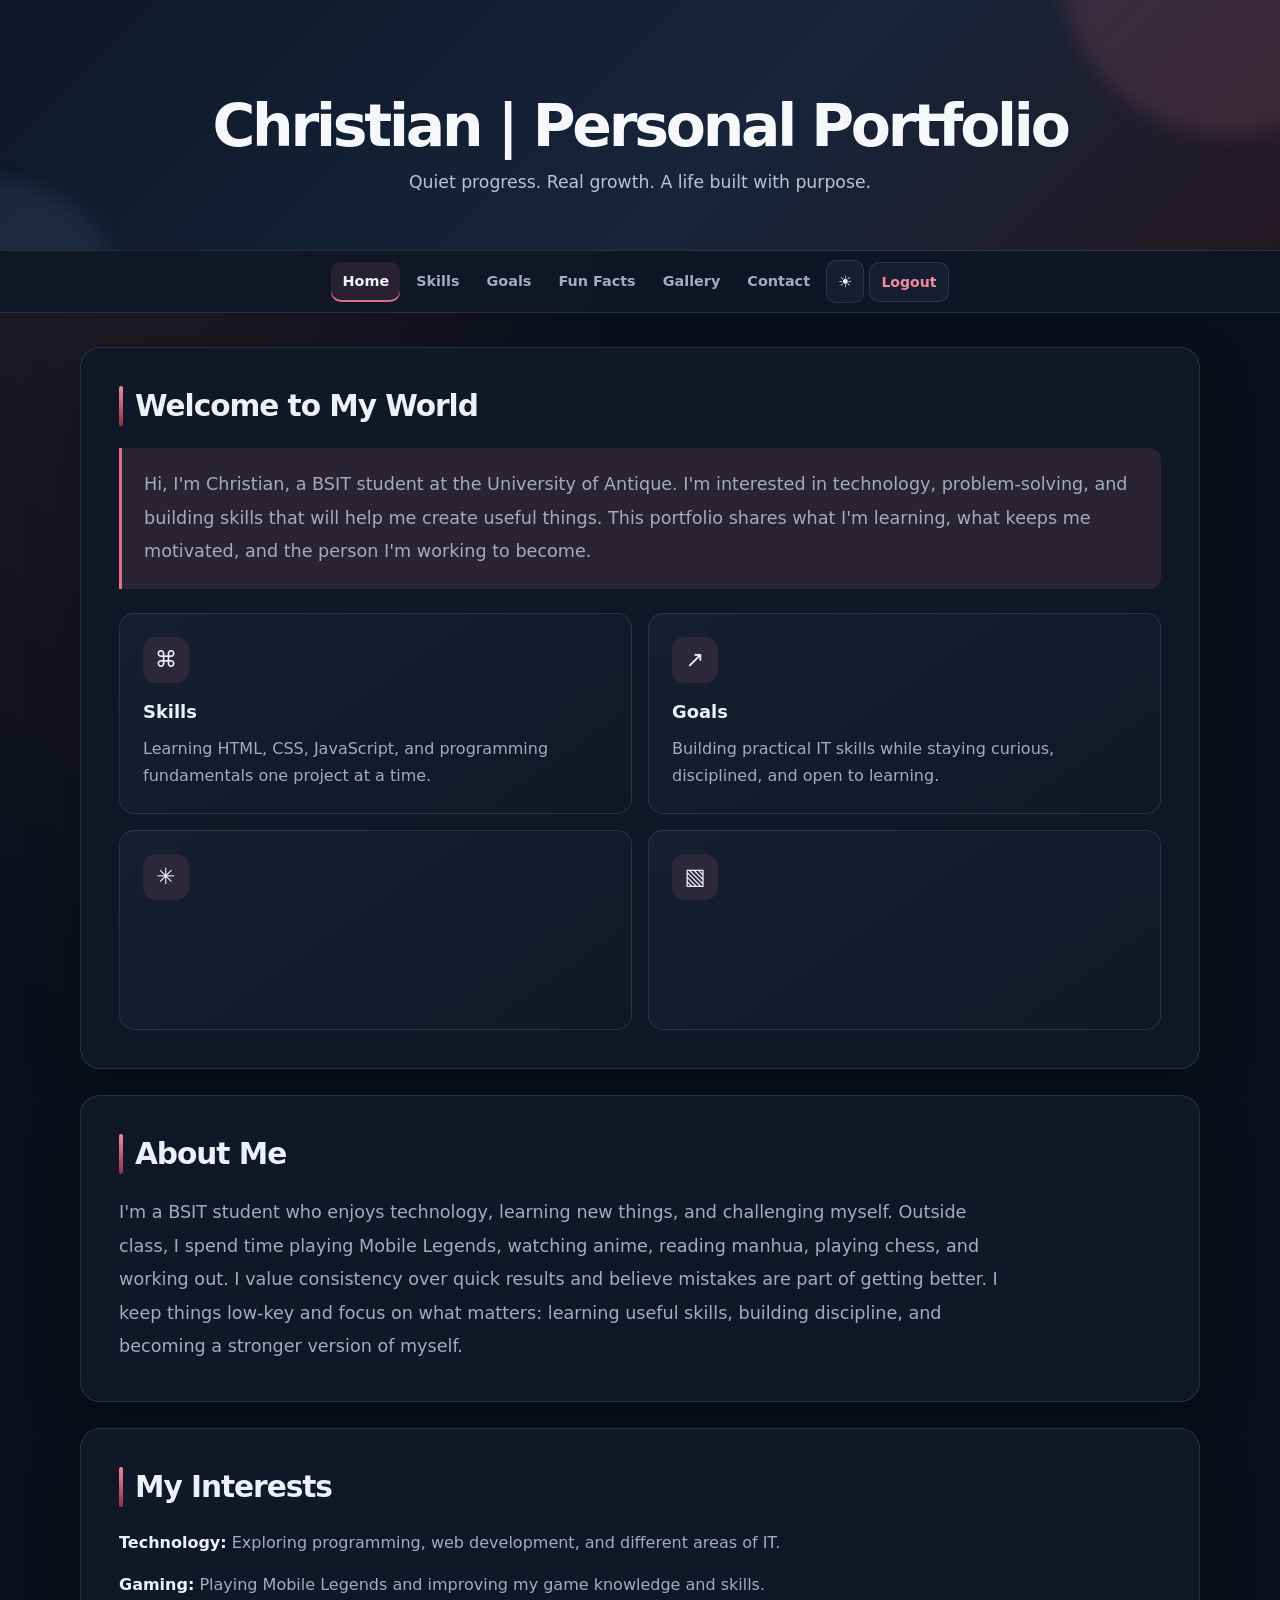
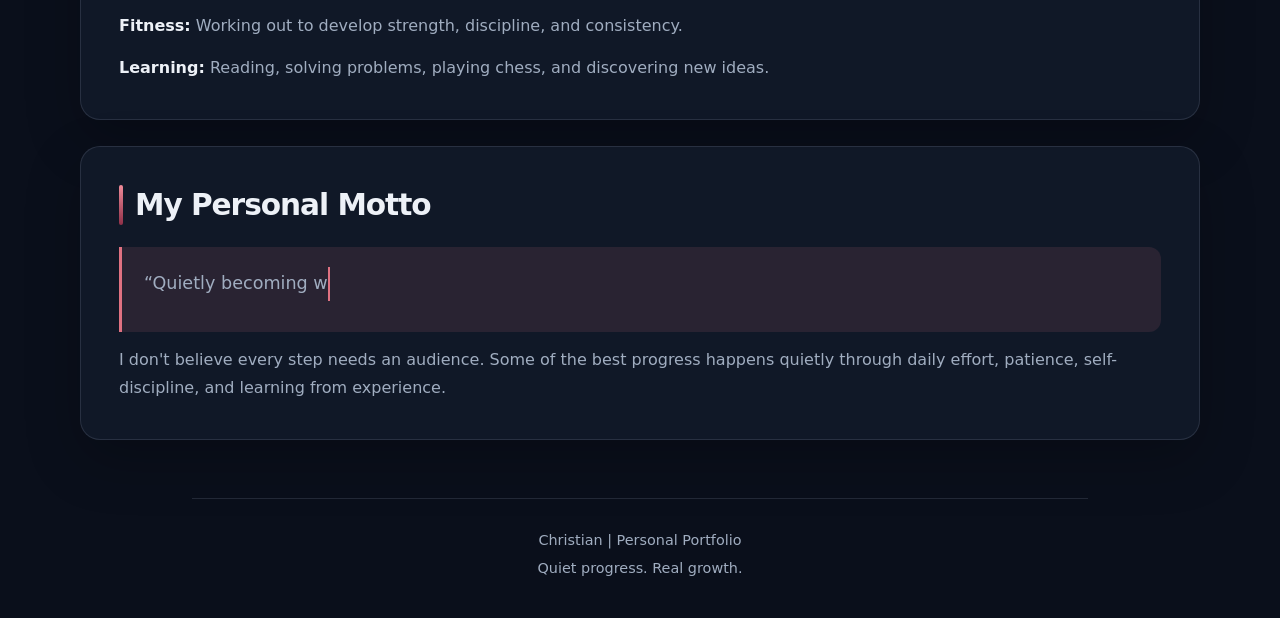
<file: index.html>
<!DOCTYPE html>
<html lang="en">
<head>
    <meta charset="UTF-8">
    <meta name="viewport" content="width=device-width, initial-scale=1.0">
    <meta name="description" content="Christian's personal portfolio: learning, interests, goals, and growth as a BSIT student.">
    <title>Home | Christian's Personal Portfolio</title>
    <link rel="stylesheet" href="style.css">
    <link rel="icon" href="favicon.ico" type="image/x-icon">
</head>
<body>
    <header>
        <h1>Christian | Personal Portfolio</h1>
        <p>Quiet progress. Real growth. A life built with purpose.</p>
    </header>

    <nav aria-label="Main navigation">
        <ul>
            <li><a href="index.html">Home</a></li>
            <li><a href="skills.html">Skills</a></li>
            <li><a href="goals.html">Goals</a></li>
            <li><a href="funfacts.html">Fun Facts</a></li>
            <li><a href="gallery.html">Gallery</a></li>
            <li><a href="contact.html">Contact</a></li>
            <li><button type="button" class="theme-toggle" id="themeToggle" onclick="toggleTheme()" title="Toggle theme">☀️</button></li>
            <li><button type="button" class="logout-btn" onclick="confirmLogout()">Logout</button></li>
        </ul>
    </nav>

    <main class="main-content">
        <section class="reveal">
            <h2 class="page-title">Welcome to My World</h2>
            <p class="welcome-text">
                Hi, I'm Christian, a BSIT student at the University of Antique.
                I'm interested in technology, problem-solving, and building skills
                that will help me create useful things. This portfolio shares what
                I'm learning, what keeps me motivated, and the person I'm working to become.
            </p>

            <div class="feature-cards">
                <a class="feature-card reveal" href="skills.html" style="text-decoration:none">
                    <div class="icon" aria-hidden="true">⌘</div>
                    <h3>Skills</h3>
                    <p>Learning HTML, CSS, JavaScript, and programming fundamentals one project at a time.</p>
                </a>
                <a class="feature-card reveal" href="goals.html" style="text-decoration:none">
                    <div class="icon" aria-hidden="true">↗</div>
                    <h3>Goals</h3>
                    <p>Building practical IT skills while staying curious, disciplined, and open to learning.</p>
                </a>
                <a class="feature-card reveal" href="funfacts.html" style="text-decoration:none">
                    <div class="icon" aria-hidden="true">✳</div>
                    <h3>Fun Facts</h3>
                    <p>Discover my interests in gaming, anime, chess, reading, and fitness.</p>
                </a>
                <a class="feature-card reveal" href="gallery.html" style="text-decoration:none">
                    <div class="icon" aria-hidden="true">▧</div>
                    <h3>Gallery</h3>
                    <p>A collection of memories, experiences, and moments worth keeping.</p>
                </a>
            </div>
        </section>

        <section class="reveal">
            <h2 class="page-title">About Me</h2>
            <p class="about-text">
                I'm a BSIT student who enjoys technology, learning new things,
                and challenging myself. Outside class, I spend time playing
                Mobile Legends, watching anime, reading manhua, playing chess,
                and working out. I value consistency over quick results and
                believe mistakes are part of getting better. I keep things low-key
                and focus on what matters: learning useful skills, building
                discipline, and becoming a stronger version of myself.
            </p>
        </section>

        <section class="reveal">
            <h2 class="page-title">My Interests</h2>
            <p><strong>Technology:</strong> Exploring programming, web development, and different areas of IT.</p>
            <p><strong>Gaming:</strong> Playing Mobile Legends and improving my game knowledge and skills.</p>
            <p><strong>Fitness:</strong> Working out to develop strength, discipline, and consistency.</p>
            <p><strong>Learning:</strong> Reading, solving problems, playing chess, and discovering new ideas.</p>
        </section>

        <section class="reveal">
            <h2 class="page-title">My Personal Motto</h2>
            <p class="welcome-text">
                <span class="typing-text">“Quietly becoming who I'm meant to be.”</span>
            </p>
            <p>
                I don't believe every step needs an audience. Some of the best
                progress happens quietly through daily effort, patience,
                self-discipline, and learning from experience.
            </p>
        </section>
    </main>

    <div class="footer-divider"></div>
    <footer>
        <p>Christian | Personal Portfolio</p>
        <p>Quiet progress. Real growth.</p>
    </footer>

    <script src="script.js"></script>
</body>
</html>
</file>
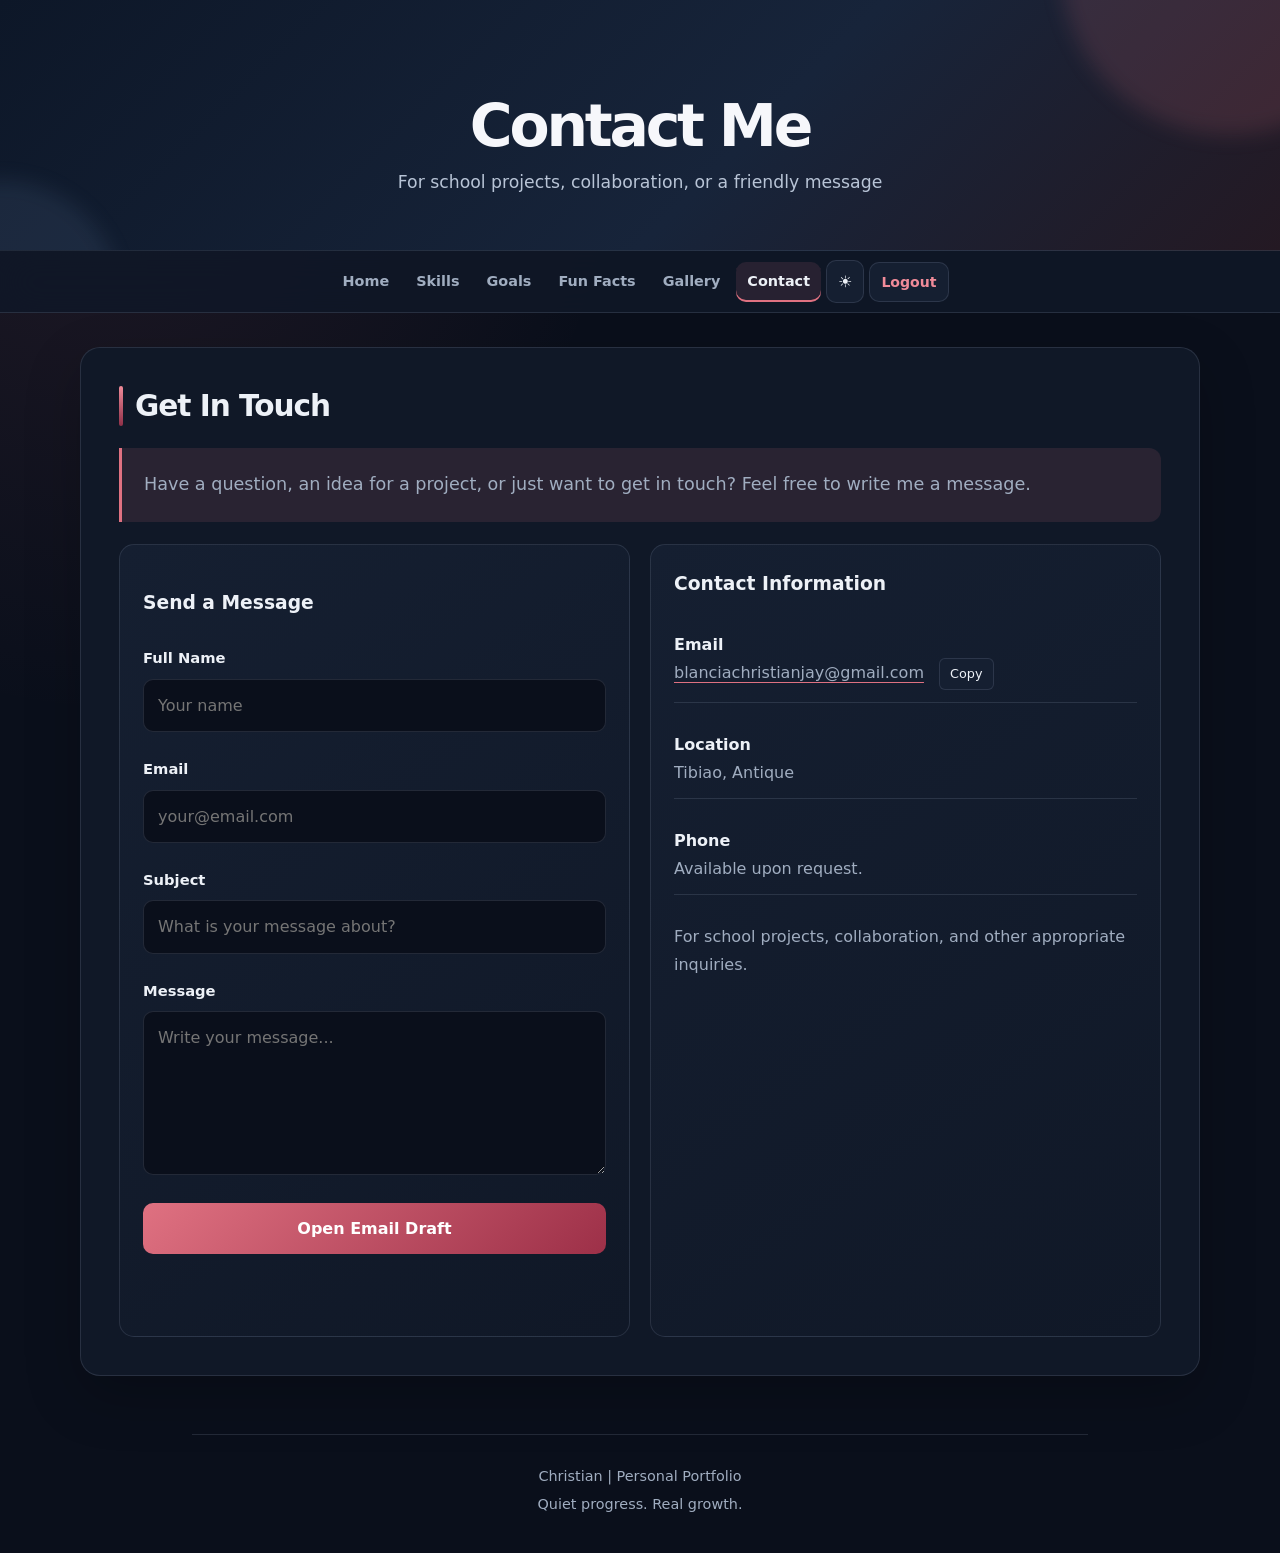
<file: contact.html>
<!DOCTYPE html>
<html lang="en">
<head>
    <meta charset="UTF-8">
    <meta name="viewport" content="width=device-width, initial-scale=1.0">
    <meta name="description" content="Contact Christian for school projects, collaboration, or a friendly message.">
    <title>Contact | Christian's Portfolio</title>
    <link rel="stylesheet" href="style.css">
    <link rel="icon" href="favicon.ico" type="image/x-icon">
</head>
<body>
    <header>
        <h1>Contact Me</h1>
        <p>For school projects, collaboration, or a friendly message</p>
    </header>

    <nav aria-label="Main navigation">
        <ul>
            <li><a href="index.html">Home</a></li>
            <li><a href="skills.html">Skills</a></li>
            <li><a href="goals.html">Goals</a></li>
            <li><a href="funfacts.html">Fun Facts</a></li>
            <li><a href="gallery.html">Gallery</a></li>
            <li><a href="contact.html">Contact</a></li>
            <li><button type="button" class="theme-toggle" id="themeToggle" onclick="toggleTheme()" title="Toggle theme">☀️</button></li>
            <li><button type="button" class="logout-btn" onclick="confirmLogout()">Logout</button></li>
        </ul>
    </nav>

    <main class="main-content">
        <section class="reveal">
            <h2 class="page-title">Get In Touch</h2>
            <p class="welcome-text">
                Have a question, an idea for a project, or just want to get in touch?
                Feel free to write me a message.
            </p>

            <div class="contact-layout">
                <div class="contact-form">
                    <h3>Send a Message</h3>
                    <form id="contactForm" data-recipient="blanciachristianjay@gmail.com" onsubmit="return validateForm(event)">
                        <label for="name">Full Name</label>
                        <input type="text" id="name" name="name" required minlength="2" maxlength="100" autocomplete="name" placeholder="Your name">
                        <span id="nameError" class="error-msg" aria-live="polite"></span>

                        <label for="email">Email</label>
                        <input type="email" id="email" name="email" required maxlength="254" autocomplete="email" placeholder="your@email.com">
                        <span id="emailError" class="error-msg" aria-live="polite"></span>

                        <label for="subject">Subject</label>
                        <input type="text" id="subject" name="subject" required minlength="3" maxlength="150" placeholder="What is your message about?">
                        <span id="subjectError" class="error-msg" aria-live="polite"></span>

                        <label for="message">Message</label>
                        <textarea id="message" name="message" rows="5" required minlength="10" maxlength="5000" placeholder="Write your message..."></textarea>
                        <span id="messageError" class="error-msg" aria-live="polite"></span>

                        <button type="submit">Open Email Draft</button>
                        <p id="formStatus" class="form-status" aria-live="polite"></p>
                    </form>
                </div>

                <aside class="contact-details">
                    <h3>Contact Information</h3>
                    <p>
                        <strong>Email</strong><br>
                        <a href="mailto:blanciachristianjay@gmail.com">blanciachristianjay@gmail.com</a>
                        <button type="button" id="copyEmailBtn" style="margin-left: 10px; padding: 4px 10px; font-size: 0.8rem; border-radius: 6px; border: 1px solid var(--border); background: var(--surface-2); color: var(--text); cursor: pointer;">
                            Copy
                        </button>
                        <span id="copyFeedback" style="margin-left: 8px; font-size: 0.8rem; color: var(--accent);"></span>
                    </p>
                    <p><strong>Location</strong><br>Tibiao, Antique</p>
                    <p><strong>Phone</strong><br>Available upon request.</p>
                    <p>For school projects, collaboration, and other appropriate inquiries.</p>
                </aside>
            </div>
        </section>
    </main>

    <div class="footer-divider"></div>
    <footer>
        <p>Christian | Personal Portfolio</p>
        <p>Quiet progress. Real growth.</p>
    </footer>

    <script src="script.js"></script>
</body>
</html>
</file>
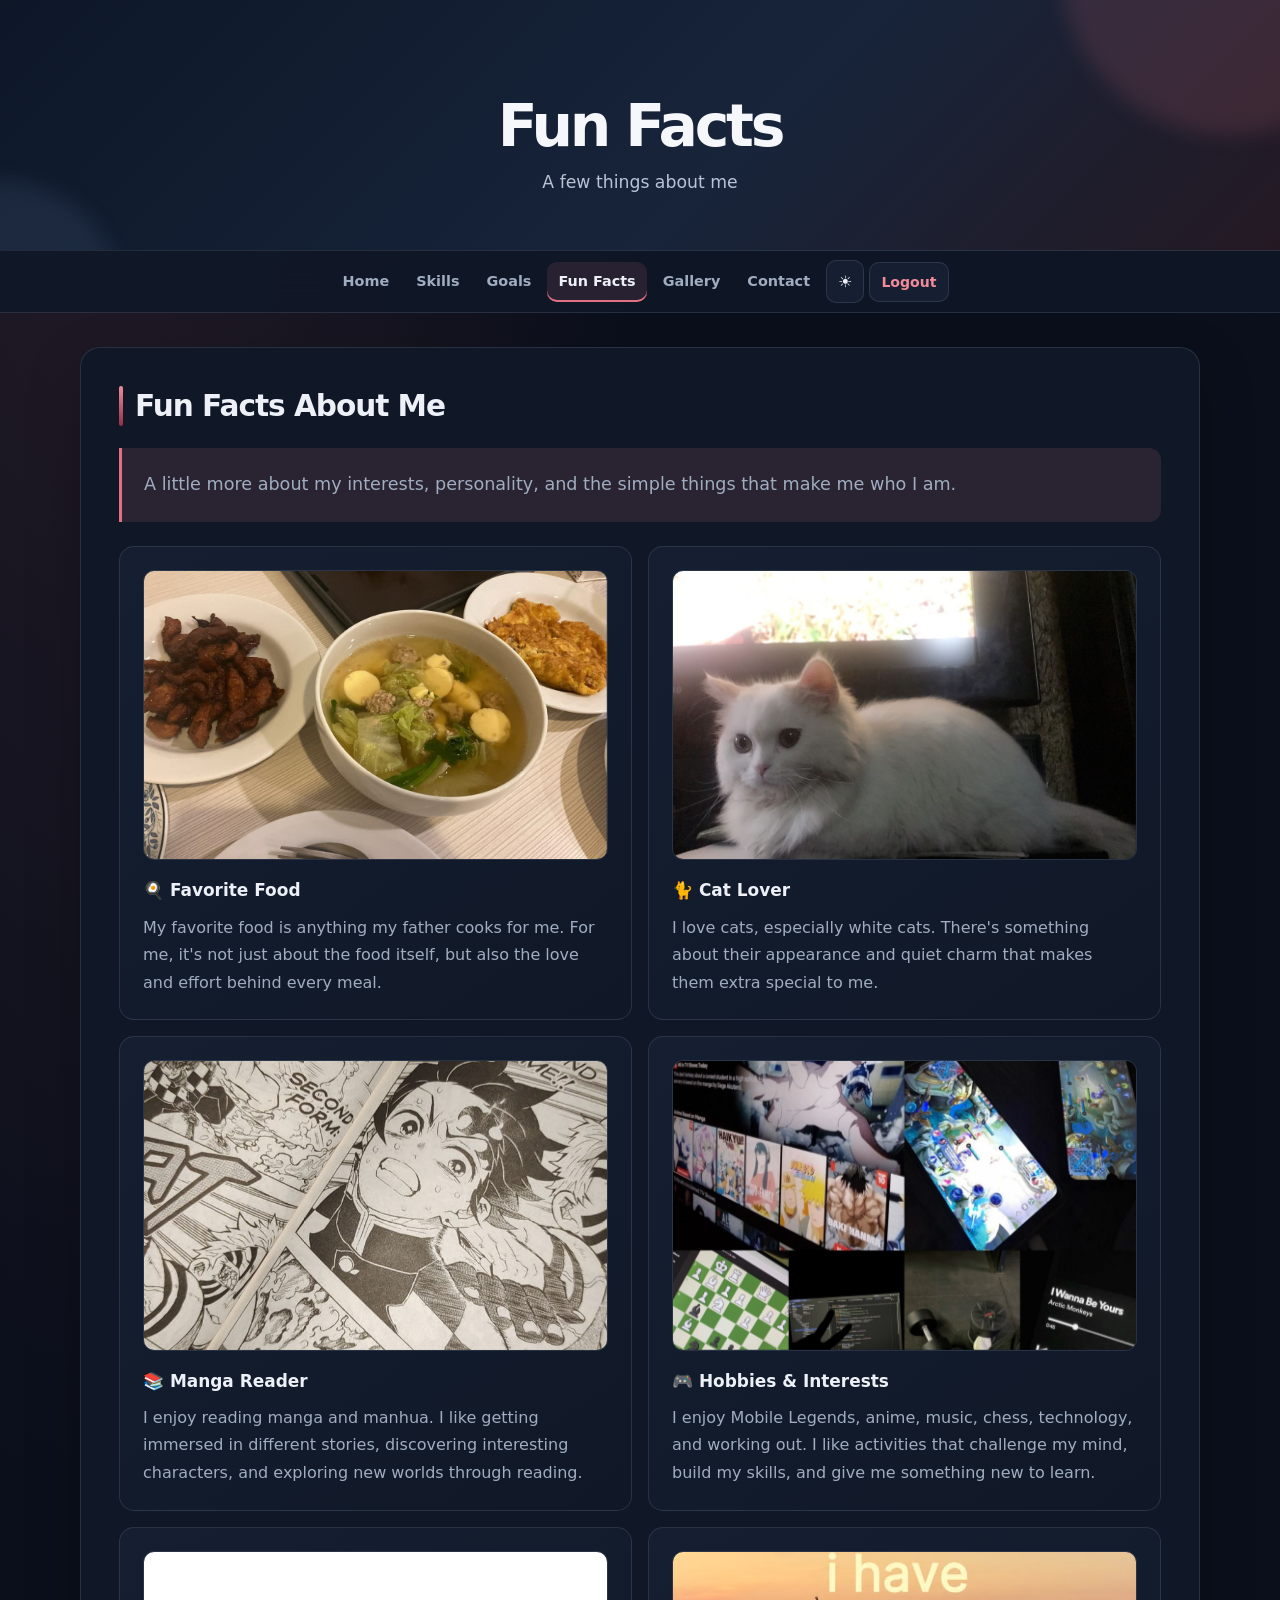
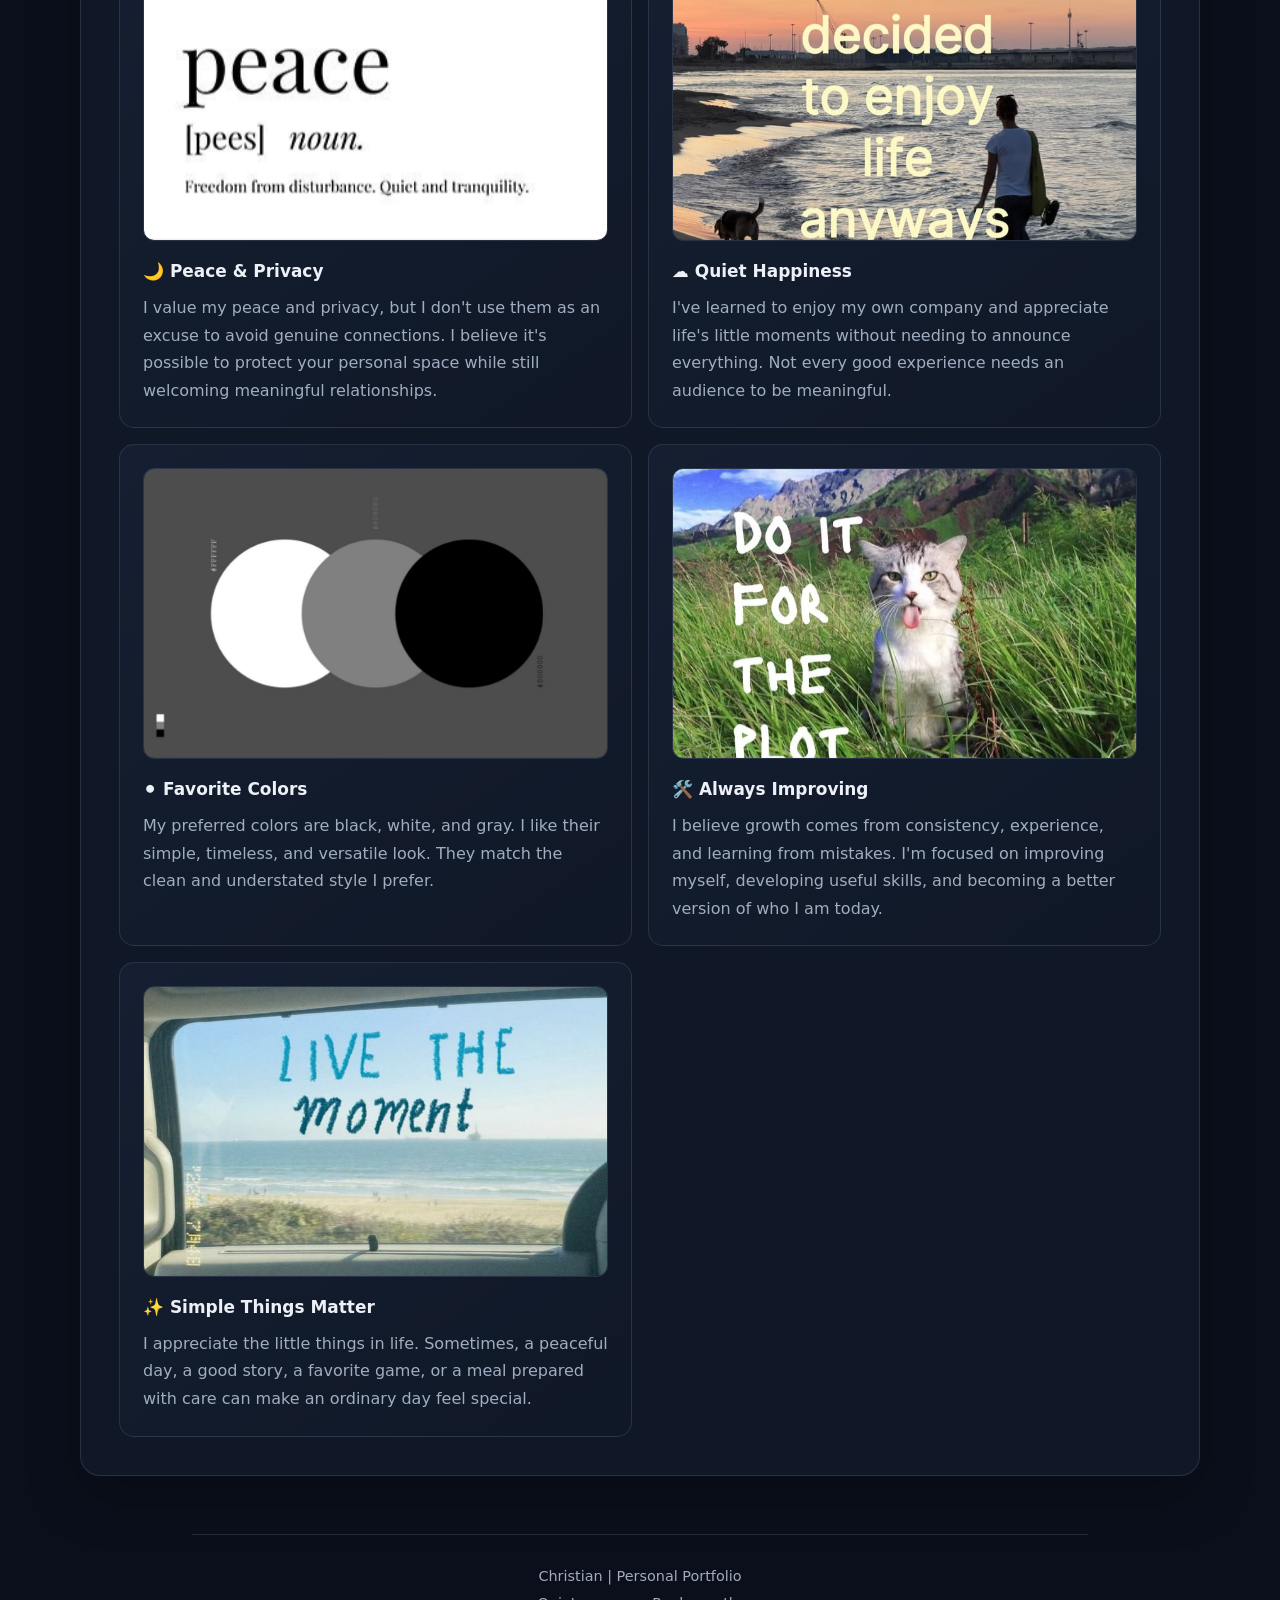
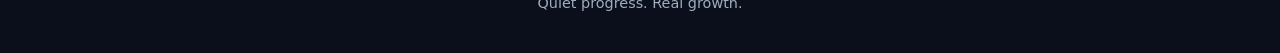
<file: funfacts.html>
<!DOCTYPE html>
<html lang="en">
<head>
    <meta charset="UTF-8">
    <meta name="viewport" content="width=device-width, initial-scale=1.0">
    <title>Fun Facts | Christian's Portfolio</title>
    <link rel="stylesheet" href="style.css">
    <link rel="icon" href="favicon.ico" type="image/x-icon">
</head>
<body>
    <header>
        <h1>Fun Facts</h1>
        <p>A few things about me</p>
    </header>

    <nav aria-label="Main navigation">
        <ul>
            <li><a href="index.html">Home</a></li>
            <li><a href="skills.html">Skills</a></li>
            <li><a href="goals.html">Goals</a></li>
            <li><a href="funfacts.html">Fun Facts</a></li>
            <li><a href="gallery.html">Gallery</a></li>
            <li><a href="contact.html">Contact</a></li>
            <li><button type="button" class="theme-toggle" id="themeToggle" onclick="toggleTheme()" title="Toggle theme">☀️</button></li>
            <li><button type="button" class="logout-btn" onclick="confirmLogout()">Logout</button></li>
        </ul>
    </nav>

    <main class="main-content">
        <section class="reveal">
            <h2 class="page-title">Fun Facts About Me</h2>

            <p class="welcome-text">
                A little more about my interests, personality,
                and the simple things that make me who I am.
            </p>

            <div class="goal-grid">
                <div class="goal-card reveal">
                    <img src="food.jpg" alt="Favorite food cooked by my father" class="funfact-image" loading="lazy">
                    <div class="goal-header">🍳 Favorite Food</div>
                    <p>My favorite food is anything my father cooks for me. For me, it's not just about the food itself, but also the love and effort behind every meal.</p>
                </div>

                <div class="goal-card reveal">
                    <img src="cat.jpg" alt="A white cat" class="funfact-image" loading="lazy">
                    <div class="goal-header">🐈 Cat Lover</div>
                    <p>I love cats, especially white cats. There's something about their appearance and quiet charm that makes them extra special to me.</p>
                </div>

                <div class="goal-card reveal">
                    <img src="manga.jpg" alt="Manga collection" class="funfact-image" loading="lazy">
                    <div class="goal-header">📚 Manga Reader</div>
                    <p>I enjoy reading manga and manhua. I like getting immersed in different stories, discovering interesting characters, and exploring new worlds through reading.</p>
                </div>

                <div class="goal-card reveal">
                    <img src="hobbies.jpg" alt="Gaming and personal hobbies" class="funfact-image" loading="lazy">
                    <div class="goal-header">🎮 Hobbies & Interests</div>
                    <p>I enjoy Mobile Legends, anime, music, chess, technology, and working out. I like activities that challenge my mind, build my skills, and give me something new to learn.</p>
                </div>

                <div class="goal-card reveal">
                    <img src="peace.jpg" alt="Definition of peace" class="funfact-image" loading="lazy">
                    <div class="goal-header">🌙 Peace & Privacy</div>
                    <p>I value my peace and privacy, but I don't use them as an excuse to avoid genuine connections. I believe it's possible to protect your personal space while still welcoming meaningful relationships.</p>
                </div>

                <div class="goal-card reveal">
                    <img src="mindset.jpg" alt="Enjoying life by the beach" class="funfact-image" loading="lazy">
                    <div class="goal-header">☁️ Quiet Happiness</div>
                    <p>I've learned to enjoy my own company and appreciate life's little moments without needing to announce everything. Not every good experience needs an audience to be meaningful.</p>
                </div>

                <div class="goal-card reveal">
                    <img src="color.jpg" alt="Black, white, and gray color palette" class="funfact-image" loading="lazy">
                    <div class="goal-header">⚫ Favorite Colors</div>
                    <p>My preferred colors are black, white, and gray. I like their simple, timeless, and versatile look. They match the clean and understated style I prefer.</p>
                </div>

                <div class="goal-card reveal">
                    <img src="plot.jpg" alt="Cat with motivational text" class="funfact-image" loading="lazy">
                    <div class="goal-header">🛠️ Always Improving</div>
                    <p>I believe growth comes from consistency, experience, and learning from mistakes. I'm focused on improving myself, developing useful skills, and becoming a better version of who I am today.</p>
                </div>

                <div class="goal-card reveal">
                    <img src="moment.jpg" alt="Live the moment written on car window" class="funfact-image" loading="lazy">
                    <div class="goal-header">✨ Simple Things Matter</div>
                    <p>I appreciate the little things in life. Sometimes, a peaceful day, a good story, a favorite game, or a meal prepared with care can make an ordinary day feel special.</p>
                </div>
            </div>
        </section>
    </main>

    <div class="footer-divider"></div>
    <footer>
        <p>Christian | Personal Portfolio</p>
        <p>Quiet progress. Real growth.</p>
    </footer>

    <script src="script.js"></script>
</body>
</html>
</file>
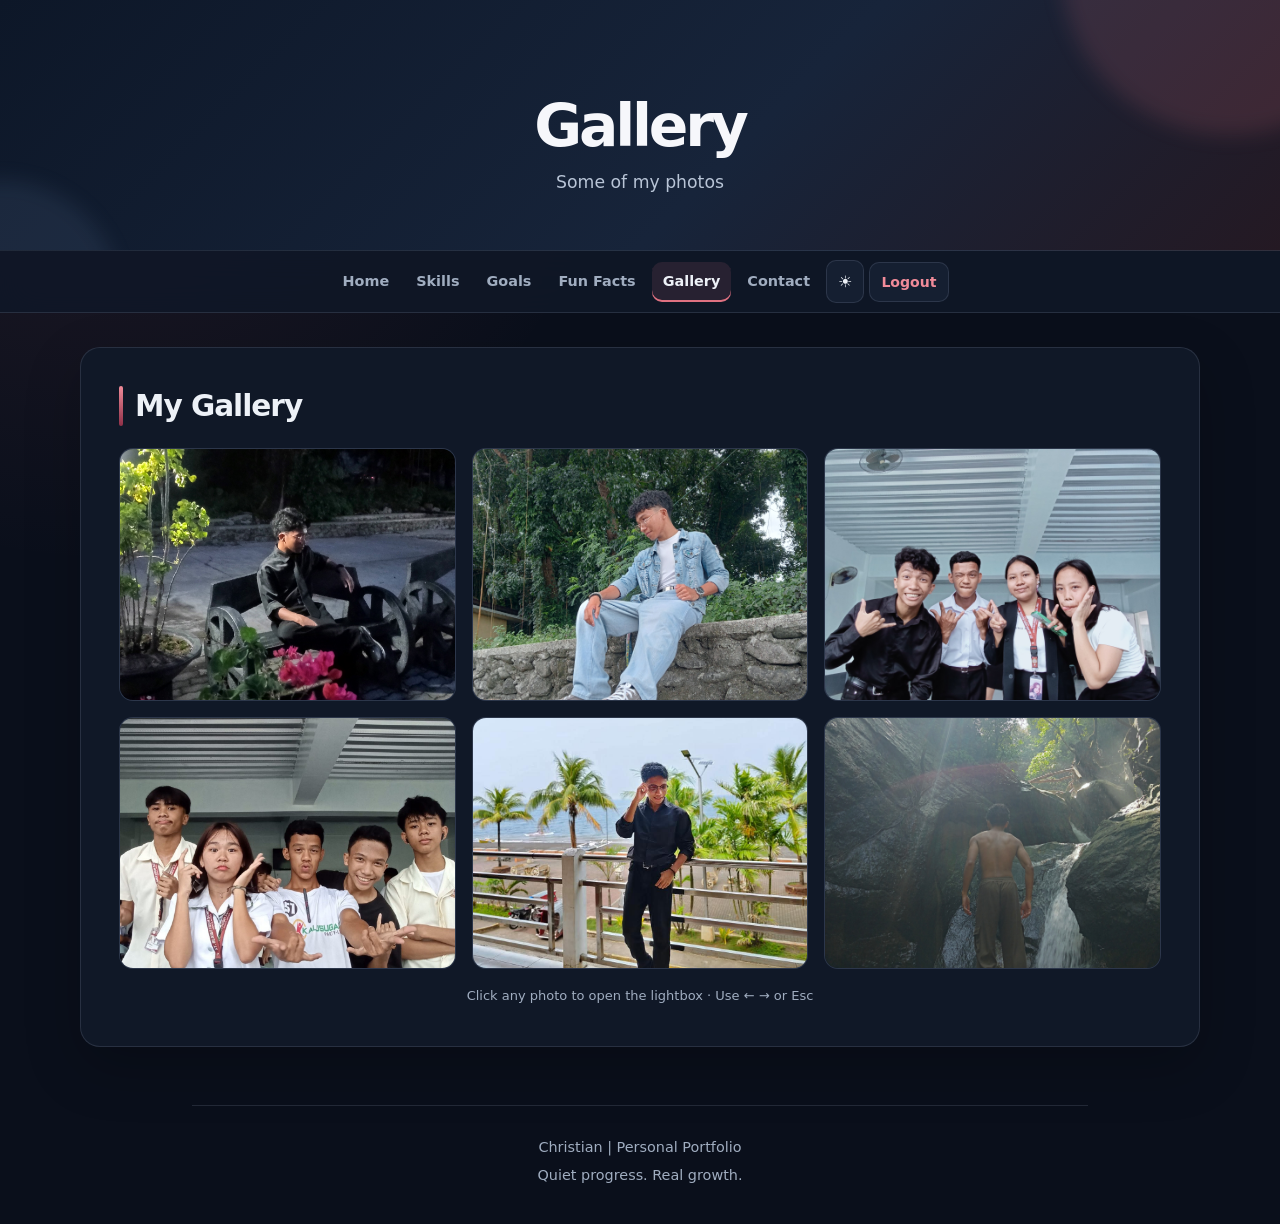
<file: gallery.html>
<!DOCTYPE html>
<html lang="en">
<head>
    <meta charset="UTF-8">
    <meta name="viewport" content="width=device-width, initial-scale=1.0">
    <title>Gallery | Christian's Portfolio</title>
    <link rel="stylesheet" href="style.css">
    <link rel="icon" href="favicon.ico" type="image/x-icon">
</head>
<body>
    <header>
        <h1>Gallery</h1>
        <p>Some of my photos</p>
    </header>

    <nav aria-label="Main navigation">
        <ul>
            <li><a href="index.html">Home</a></li>
            <li><a href="skills.html">Skills</a></li>
            <li><a href="goals.html">Goals</a></li>
            <li><a href="funfacts.html">Fun Facts</a></li>
            <li><a href="gallery.html">Gallery</a></li>
            <li><a href="contact.html">Contact</a></li>
            <li><button type="button" class="theme-toggle" id="themeToggle" onclick="toggleTheme()" title="Toggle theme">☀️</button></li>
            <li><button type="button" class="logout-btn" onclick="confirmLogout()">Logout</button></li>
        </ul>
    </nav>

    <main class="main-content">
        <section class="reveal">
            <h2 class="page-title">My Gallery</h2>

            <div class="gallery">
                <img src="zhac8.jpg" class="thumbnail" alt="Christian sitting on a bench at night" loading="lazy">
                <img src="zhac4.jpg" class="thumbnail" alt="Casual outdoor portrait in denim jacket" loading="lazy">
                <img src="4man.jpg" class="thumbnail" alt="Group photo with friends in school uniforms" loading="lazy">
                <img src="5man.jpg" class="thumbnail" alt="Group photo with classmates posing" loading="lazy">
                <img src="zhac.jpg" class="thumbnail" alt="Portrait by the sea wearing black" loading="lazy">
                <img src="zhac7.jpg" class="thumbnail" alt="At a waterfall in the forest" loading="lazy">
            </div>
            <p style="text-align:center; margin-top:16px; color:var(--text-muted); font-size:13px;">
                Click any photo to open the lightbox · Use ← → or Esc
            </p>
        </section>
    </main>

    <!-- Lightbox -->
    <div id="lightbox" class="lightbox">
        <span class="lightbox-close" onclick="closeLightbox()">&times;</span>
        <img id="lightboxImage" alt="Enlarged gallery image">
        <span class="lightbox-prev" onclick="changeImage(-1)">❮</span>
        <span class="lightbox-next" onclick="changeImage(1)">❯</span>
    </div>

    <div class="footer-divider"></div>
    <footer>
        <p>Christian | Personal Portfolio</p>
        <p>Quiet progress. Real growth.</p>
    </footer>

    <script src="script.js"></script>
</body>
</html>
</file>
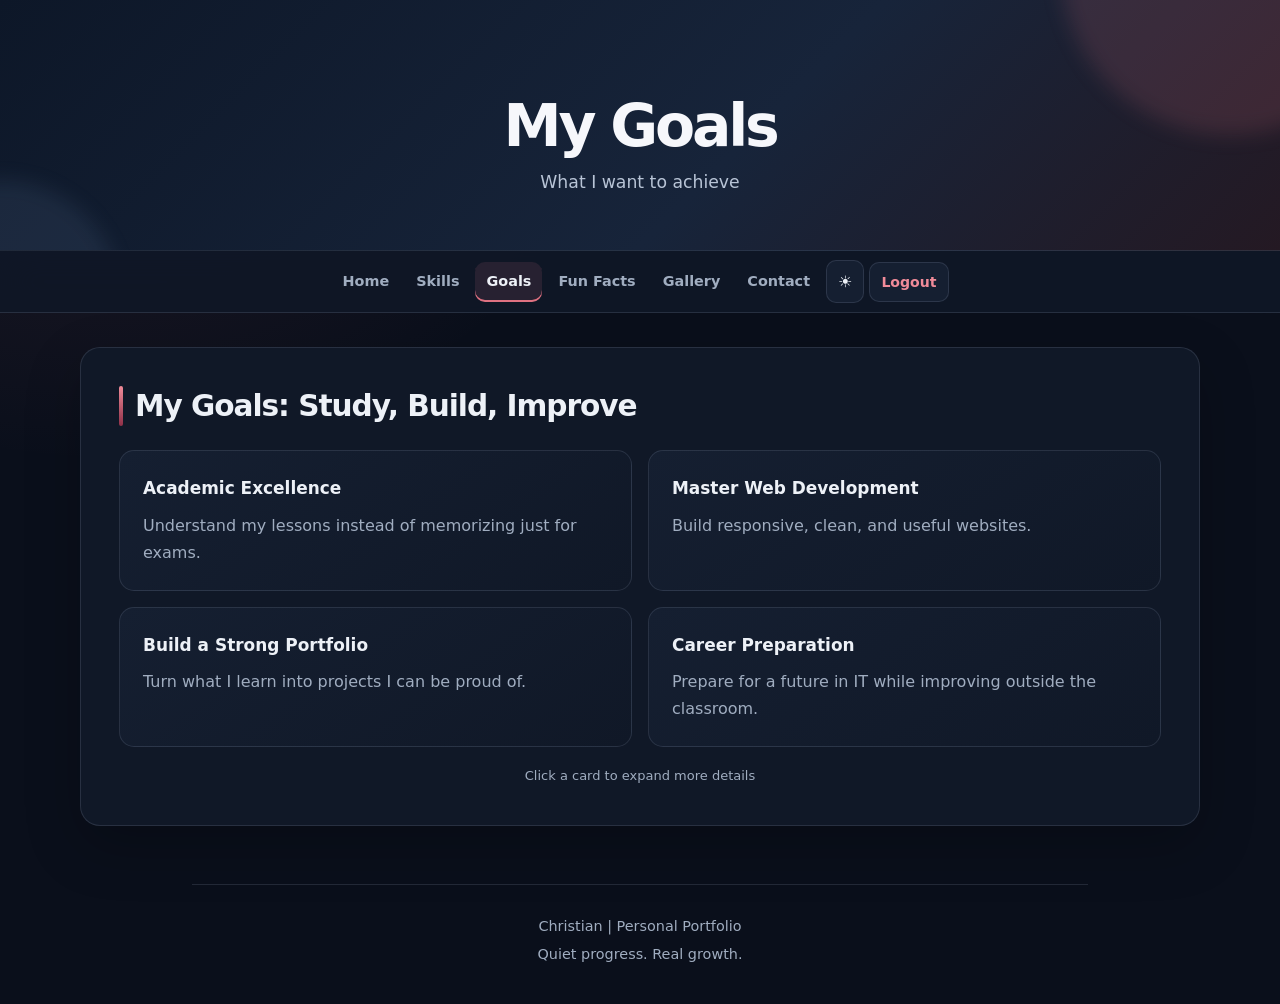
<file: goals.html>
<!DOCTYPE html>
<html lang="en">
<head>
    <meta charset="UTF-8">
    <meta name="viewport" content="width=device-width, initial-scale=1.0">
    <title>Goals | Christian's Portfolio</title>
    <link rel="stylesheet" href="style.css">
    <link rel="icon" href="favicon.ico" type="image/x-icon">
</head>
<body>
    <header>
        <h1>My Goals</h1>
        <p>What I want to achieve</p>
    </header>

    <nav aria-label="Main navigation">
        <ul>
            <li><a href="index.html">Home</a></li>
            <li><a href="skills.html">Skills</a></li>
            <li><a href="goals.html">Goals</a></li>
            <li><a href="funfacts.html">Fun Facts</a></li>
            <li><a href="gallery.html">Gallery</a></li>
            <li><a href="contact.html">Contact</a></li>
            <li><button type="button" class="theme-toggle" id="themeToggle" onclick="toggleTheme()" title="Toggle theme">☀️</button></li>
            <li><button type="button" class="logout-btn" onclick="confirmLogout()">Logout</button></li>
        </ul>
    </nav>

    <main class="main-content">
        <section class="reveal">
            <h2 class="page-title">My Goals: Study, Build, Improve</h2>

            <div class="goal-grid">
                <div class="goal-card reveal" onclick="toggleDetails(this)">
                    <div class="goal-header">Academic Excellence</div>
                    <p>Understand my lessons instead of memorizing just for exams.</p>
                    <div class="goal-details">
                        Practice programming regularly, review class notes, and build small projects to apply what I learn.
                    </div>
                </div>

                <div class="goal-card reveal" onclick="toggleDetails(this)">
                    <div class="goal-header">Master Web Development</div>
                    <p>Build responsive, clean, and useful websites.</p>
                    <div class="goal-details">
                        Strengthen my HTML, CSS, and JavaScript foundations before moving to more advanced tools.
                    </div>
                </div>

                <div class="goal-card reveal" onclick="toggleDetails(this)">
                    <div class="goal-header">Build a Strong Portfolio</div>
                    <p>Turn what I learn into projects I can be proud of.</p>
                    <div class="goal-details">
                        Keep improving this portfolio and create projects that show both my skills and my growth.
                    </div>
                </div>

                <div class="goal-card reveal" onclick="toggleDetails(this)">
                    <div class="goal-header">Career Preparation</div>
                    <p>Prepare for a future in IT while improving outside the classroom.</p>
                    <div class="goal-details">
                        Improve my resume, practice coding, and start building professional connections.
                    </div>
                </div>
            </div>
            <p style="text-align:center; margin-top:18px; color:var(--text-muted); font-size:13px;">
                Click a card to expand more details
            </p>
        </section>
    </main>

    <div class="footer-divider"></div>
    <footer>
        <p>Christian | Personal Portfolio</p>
        <p>Quiet progress. Real growth.</p>
    </footer>

    <script src="script.js"></script>
</body>
</html>
</file>
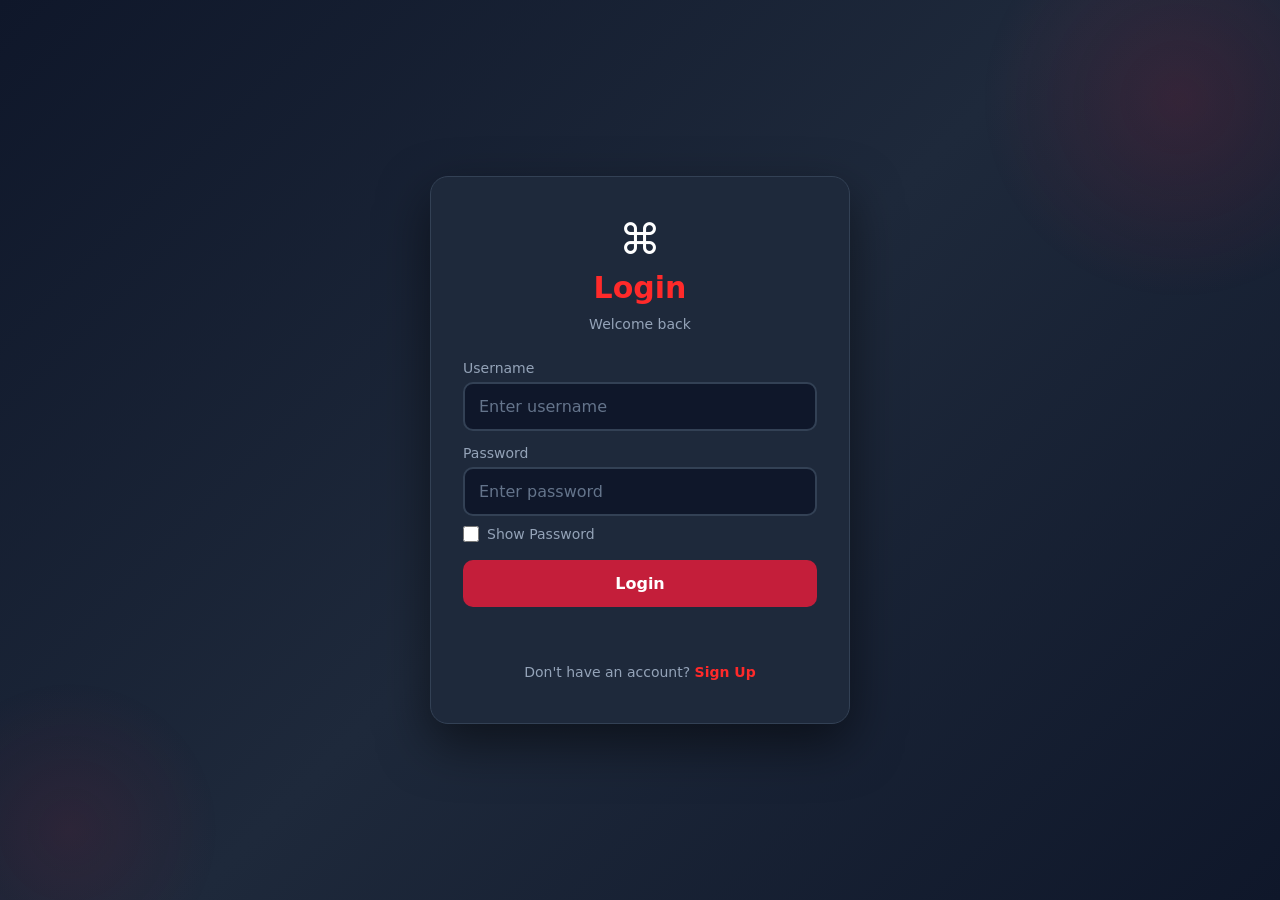
<file: login.html>
<!DOCTYPE html>
<html lang="en">
<head>
    <meta charset="UTF-8">
    <meta name="viewport" content="width=device-width, initial-scale=1.0">
    <title>Personal Website</title>
    <link rel="stylesheet" href="login_style.css">
</head>
<body>
    <div class="form-container">
        <span class="spider-icon">⌘</span>
        <h2 id="formTitle">Login</h2>
        <p class="subtitle">Welcome back</p>

        <form id="authForm">
            <label for="username">Username</label>
            <input type="text" id="username" required placeholder="Enter username" autocomplete="username">

            <label for="password">Password</label>
            <input type="password" id="password" required placeholder="Enter password" autocomplete="current-password">

            <div class="show-password" id="showPasswordContainer">
                <input type="checkbox" id="showPassword" onclick="togglePasswordVisibility()">
                <label for="showPassword">Show Password</label>
            </div>

            <label for="confirmPassword" id="confirmPasswordLabel" style="display: none;">Confirm Password</label>
            <input type="password" id="confirmPassword" style="display: none;" placeholder="Confirm password" autocomplete="new-password">

            <p id="passwordMatchMessage" style="display: none;"></p>

            <button type="button" id="submitBtn" onclick="handleSubmit()">Login</button>
            <p id="errorMessage"></p>

            <p id="toggleText">Don't have an account? <a href="#" onclick="toggleForm(); return false;">Sign Up</a></p>
        </form>
    </div>

    <script>
        let isLogin = true;

        // If already logged in, go to home
        if (localStorage.getItem('isLoggedIn') === 'true') {
            window.location.href = 'index.html';
        }

        function toggleForm() {
            const formTitle = document.getElementById('formTitle');
            const confirmPassword = document.getElementById('confirmPassword');
            const confirmPasswordLabel = document.getElementById('confirmPasswordLabel');
            const submitButton = document.getElementById('submitBtn');
            const toggleText = document.getElementById('toggleText');
            const showPasswordContainer = document.getElementById('showPasswordContainer');
            const passwordMatchMessage = document.getElementById('passwordMatchMessage');
            const subtitle = document.querySelector('.subtitle');

            document.getElementById('authForm').reset();
            document.getElementById('errorMessage').textContent = '';
            passwordMatchMessage.style.display = 'none';

            if (isLogin) {
                formTitle.textContent = 'Sign Up';
                subtitle.textContent = 'Create your space';
                confirmPassword.style.display = 'block';
                confirmPasswordLabel.style.display = 'block';
                submitButton.textContent = 'Sign Up';
                showPasswordContainer.style.display = 'none';
                toggleText.innerHTML = 'Already have an account? <a href="#" onclick="toggleForm(); return false;">Login</a>';
                isLogin = false;
            } else {
                formTitle.textContent = 'Login';
                subtitle.textContent = 'Welcome back';
                confirmPassword.style.display = 'none';
                confirmPasswordLabel.style.display = 'none';
                submitButton.textContent = 'Login';
                showPasswordContainer.style.display = 'flex';
                toggleText.innerHTML = 'Don\'t have an account? <a href="#" onclick="toggleForm(); return false;">Sign Up</a>';
                isLogin = true;
            }
        }

        function handleSubmit() {
            const username = document.getElementById('username').value.trim();
            const password = document.getElementById('password').value;
            const errorMessage = document.getElementById('errorMessage');

            if (isLogin) {
                const storedUsername = localStorage.getItem('username');
                const storedPassword = localStorage.getItem('password');

                if (username === storedUsername && password === storedPassword) {
                    localStorage.setItem('isLoggedIn', 'true');
                    alert('Login successful! Welcome back.');
                    window.location.href = 'index.html';
                } else {
                    errorMessage.textContent = 'Invalid username or password';
                }
            } else {
                const confirmPassword = document.getElementById('confirmPassword').value;

                if (password !== confirmPassword) {
                    errorMessage.textContent = 'Passwords do not match';
                } else if (username.length < 3) {
                    errorMessage.textContent = 'Username must be at least 3 characters';
                } else if (password.length < 4) {
                    errorMessage.textContent = 'Password must be at least 4 characters';
                } else if (username && password) {
                    localStorage.setItem('username', username);
                    localStorage.setItem('password', password);
                    alert('Account created successfully! You can now log in.');
                    document.getElementById('authForm').reset();
                    toggleForm();
                } else {
                    errorMessage.textContent = 'Please fill out all fields';
                }
            }
        }

        function togglePasswordVisibility() {
            const passwordField = document.getElementById('password');
            passwordField.type = passwordField.type === 'password' ? 'text' : 'password';
        }

        document.getElementById('confirmPassword').addEventListener('input', function () {
            const password = document.getElementById('password').value;
            const confirmPassword = this.value;
            const message = document.getElementById('passwordMatchMessage');

            if (confirmPassword === '') {
                message.style.display = 'none';
            } else if (confirmPassword === password) {
                message.textContent = 'Passwords match ✓';
                message.style.color = '#00ff88';
                message.style.display = 'block';
            } else {
                message.textContent = 'Passwords do not match';
                message.style.color = '#ff4d4d';
                message.style.display = 'block';
            }
        });

        // Allow Enter key to submit
        document.getElementById('authForm').addEventListener('keydown', function (e) {
            if (e.key === 'Enter') {
                e.preventDefault();
                handleSubmit();
            }
        });
    </script>
</body>
</html>
</file>
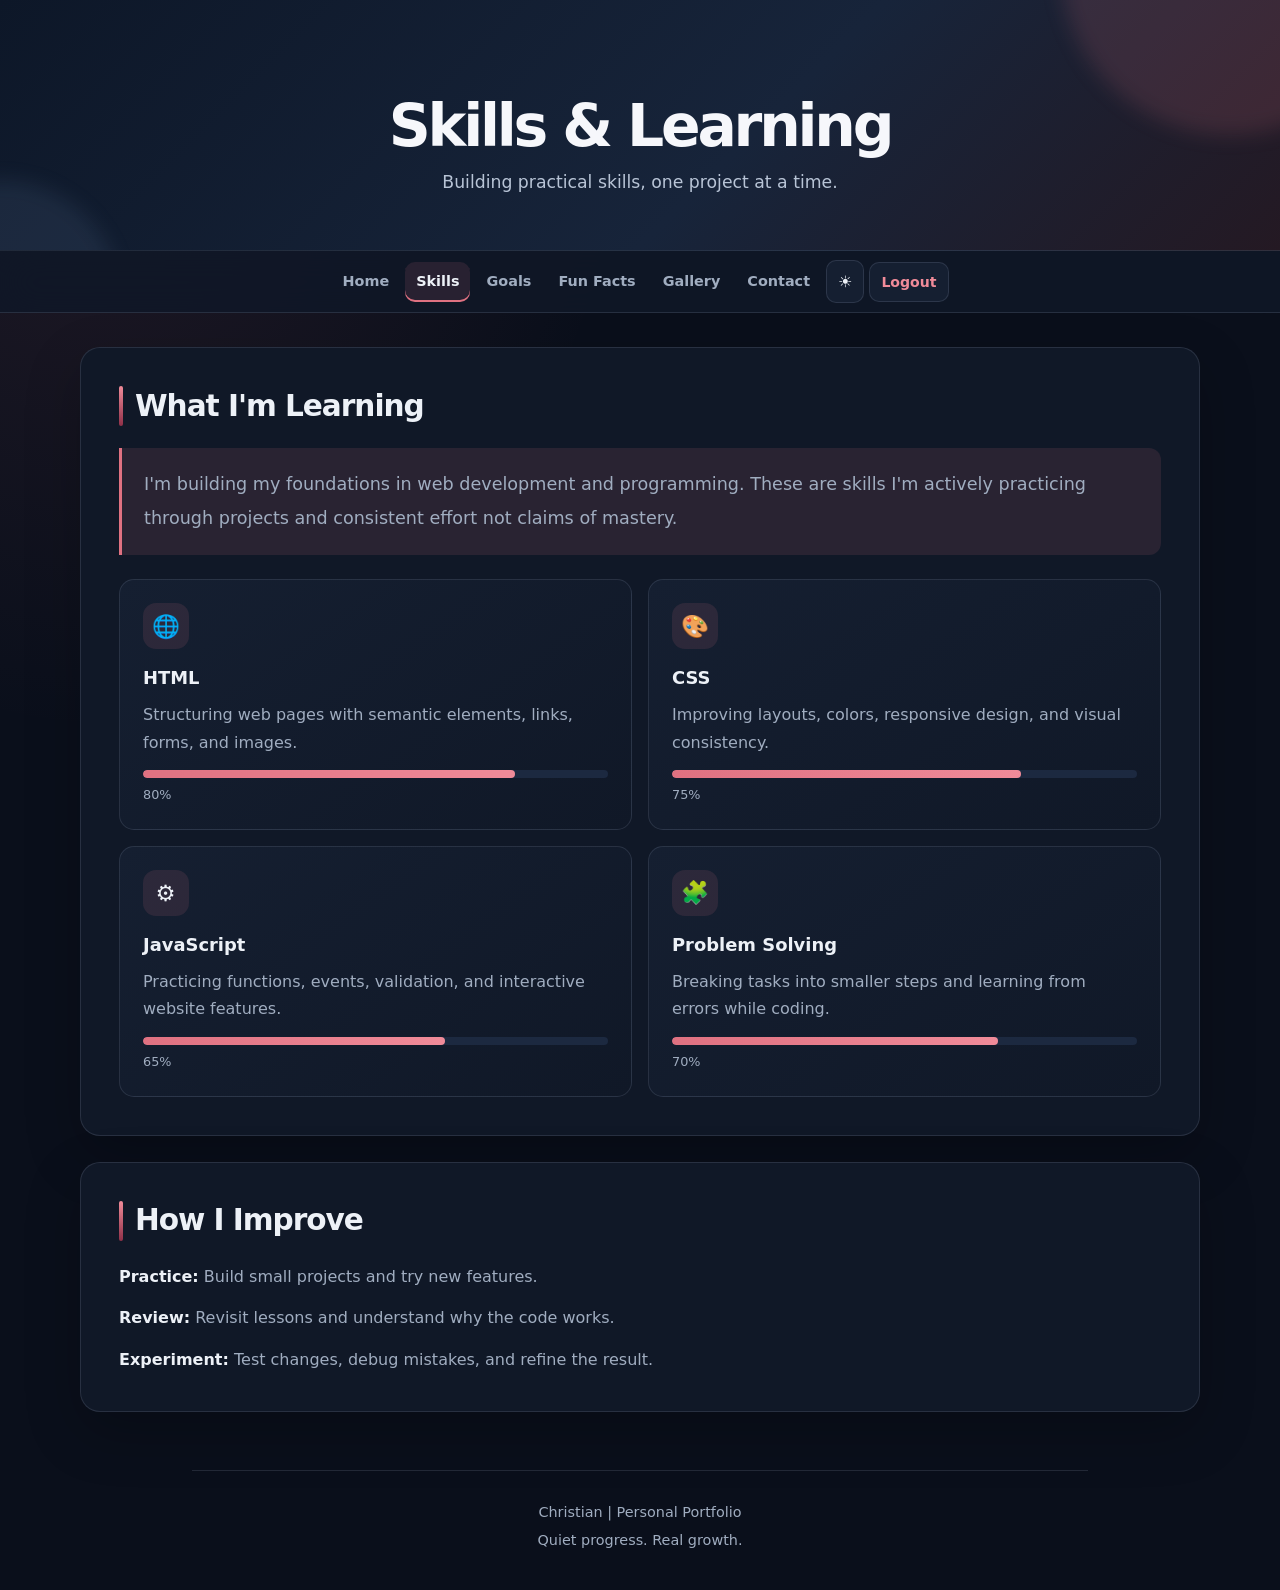
<file: skills.html>
<!DOCTYPE html>
<html lang="en">
<head>
    <meta charset="UTF-8">
    <meta name="viewport" content="width=device-width, initial-scale=1.0">
    <meta name="description" content="Skills and learning journey of Christian, a BSIT student.">
    <title>Skills | Christian's Portfolio</title>
    <link rel="stylesheet" href="style.css">
    <link rel="icon" href="favicon.ico" type="image/x-icon">
</head>
<body>
    <header>
        <h1>Skills & Learning</h1>
        <p>Building practical skills, one project at a time.</p>
    </header>

    <nav aria-label="Main navigation">
        <ul>
            <li><a href="index.html">Home</a></li>
            <li><a href="skills.html">Skills</a></li>
            <li><a href="goals.html">Goals</a></li>
            <li><a href="funfacts.html">Fun Facts</a></li>
            <li><a href="gallery.html">Gallery</a></li>
            <li><a href="contact.html">Contact</a></li>
            <li><button type="button" class="theme-toggle" id="themeToggle" onclick="toggleTheme()" title="Toggle theme">☀️</button></li>
            <li><button type="button" class="logout-btn" onclick="confirmLogout()">Logout</button></li>
        </ul>
    </nav>

    <main class="main-content">
        <section class="reveal">
            <h2 class="page-title">What I'm Learning</h2>
            <p class="welcome-text">
                I'm building my foundations in web development and programming. 
                These are skills I'm actively practicing through projects and consistent effort not claims of mastery.
            </p>

            <div class="feature-cards">
                <article class="feature-card reveal">
                    <div class="icon">🌐</div>
                    <h3>HTML</h3>
                    <p>Structuring web pages with semantic elements, links, forms, and images.</p>
                    <div class="skill-bar">
                        <div class="skill-level" data-width="80%"></div>
                    </div>
                    <small>80%</small>
                </article>

                <article class="feature-card reveal">
                    <div class="icon">🎨</div>
                    <h3>CSS</h3>
                    <p>Improving layouts, colors, responsive design, and visual consistency.</p>
                    <div class="skill-bar">
                        <div class="skill-level" data-width="75%"></div>
                    </div>
                    <small>75%</small>
                </article>

                <article class="feature-card reveal">
                    <div class="icon">⚙️</div>
                    <h3>JavaScript</h3>
                    <p>Practicing functions, events, validation, and interactive website features.</p>
                    <div class="skill-bar">
                        <div class="skill-level" data-width="65%"></div>
                    </div>
                    <small>65%</small>
                </article>

                <article class="feature-card reveal">
                    <div class="icon">🧩</div>
                    <h3>Problem Solving</h3>
                    <p>Breaking tasks into smaller steps and learning from errors while coding.</p>
                    <div class="skill-bar">
                        <div class="skill-level" data-width="70%"></div>
                    </div>
                    <small>70%</small>
                </article>
            </div>
        </section>

        <section class="reveal">
            <h2 class="page-title">How I Improve</h2>
            <p><strong>Practice:</strong> Build small projects and try new features.</p>
            <p><strong>Review:</strong> Revisit lessons and understand why the code works.</p>
            <p><strong>Experiment:</strong> Test changes, debug mistakes, and refine the result.</p>
        </section>
    </main>

    <div class="footer-divider"></div>
    <footer>
        <p>Christian | Personal Portfolio</p>
        <p>Quiet progress. Real growth.</p>
    </footer>

    <script src="script.js"></script>
</body>
</html>
</file>
<file: style.css>
/* =========================================================
   CHRISTIAN'S PERSONAL PORTFOLIO
   Editorial minimalism • navy, white, muted rose
   ========================================================= */

:root {
    color-scheme: dark;
    --bg: #0a0f1b;
    --surface: #101827;
    --surface-2: #151f31;
    --surface-3: #1c2940;
    --text: #edf1f7;
    --text-muted: #a0adc0;
    --accent: #df7181;
    --accent-strong: #f08b99;
    --accent-soft: rgba(223, 113, 129, .12);
    --border: rgba(172, 188, 212, .15);
    --shadow: 0 20px 55px rgba(0, 0, 0, .22);
    --radius: 20px;
    --max-width: 1120px;
}

:root[data-theme="light"] {
    color-scheme: light;
    --bg: #f3f5f8;
    --surface: #ffffff;
    --surface-2: #f8f9fb;
    --surface-3: #edf0f5;
    --text: #182033;
    --text-muted: #637087;
    --accent: #b83e55;
    --accent-strong: #9e2d44;
    --accent-soft: rgba(184, 62, 85, .09);
    --border: rgba(42, 55, 78, .13);
    --shadow: 0 20px 55px rgba(30, 46, 70, .08);
}

* { box-sizing: border-box; }
html { scroll-behavior: smooth; scroll-padding-top: 110px; }
body {
    margin: 0;
    min-height: 100vh;
    font-family: Inter, "Segoe UI", system-ui, -apple-system, sans-serif;
    line-height: 1.72;
    color: var(--text);
    background:
        radial-gradient(ellipse at 8% 0%, var(--accent-soft), transparent 34rem),
        var(--bg);
    transition: background-color .25s ease, color .25s ease;
}
img { max-width: 100%; }
a { color: inherit; }
button, input, textarea { font: inherit; }
button, a { -webkit-tap-highlight-color: transparent; }
::selection { color: #fff; background: var(--accent); }

/* Header */
header {
    position: relative;
    isolation: isolate;
    overflow: hidden;
    text-align: center;
    padding: clamp(54px, 8vw, 94px) 22px 52px;
    background: linear-gradient(135deg, #0d1728 0%, #17243a 58%, #241923 100%);
    border-bottom: 1px solid rgba(255,255,255,.08);
}
header::before, header::after {
    content: "";
    position: absolute;
    z-index: -1;
    border-radius: 50%;
    pointer-events: none;
}
header::before {
    width: 340px; height: 340px;
    right: -120px; top: -205px;
    background: rgba(223,113,129,.15);
    filter: blur(10px);
}
header::after {
    width: 240px; height: 240px;
    left: -120px; bottom: -170px;
    background: rgba(113,145,190,.12);
    filter: blur(10px);
}
header h1 {
    margin: 0 auto 10px;
    max-width: 900px;
    color: #f6f7fb;
    font-size: clamp(2rem, 5.5vw, 3.65rem);
    line-height: 1.1;
    letter-spacing: -.055em;
    font-weight: 800;
}
header p {
    max-width: 680px;
    margin: 0 auto;
    color: #b8c4d6;
    font-size: clamp(.94rem, 2vw, 1.08rem);
}

/* Navigation */
nav {
    position: sticky;
    z-index: 50;
    top: 0;
    background: color-mix(in srgb, var(--surface) 91%, transparent);
    border-bottom: 1px solid var(--border);
    backdrop-filter: blur(18px);
    -webkit-backdrop-filter: blur(18px);
}
nav ul {
    max-width: var(--max-width);
    margin: 0 auto;
    padding: 9px 14px;
    list-style: none;
    display: flex;
    align-items: center;
    justify-content: center;
    gap: 5px;
    flex-wrap: wrap;
}
nav li { display: flex; align-items: center; }
nav a {
    display: inline-flex;
    align-items: center;
    justify-content: center;
    min-height: 40px;
    padding: 7px 11px;
    border-radius: 10px;
    text-decoration: none;
    color: var(--text-muted);
    font-size: .9rem;
    font-weight: 650;
    transition: color .2s ease, background .2s ease, transform .2s ease;
}
nav a:hover, nav a.active {
    color: var(--text);
    background: var(--accent-soft);
}
nav a.active { box-shadow: inset 0 -2px var(--accent); }
nav a:hover { transform: translateY(-1px); }

.theme-toggle, .logout-btn {
    min-height: 39px;
    padding: 7px 11px;
    border: 1px solid var(--border);
    border-radius: 10px;
    background: var(--surface-2);
    color: var(--text);
    cursor: pointer;
    transition: transform .2s ease, border-color .2s ease, background .2s ease;
}
.theme-toggle { font-size: 1rem; }
.logout-btn { color: var(--accent-strong); font-size: .88rem; font-weight: 700; }
.theme-toggle:hover, .logout-btn:hover {
    transform: translateY(-2px);
    border-color: var(--accent);
}

/* Main layout */
.main-content {
    width: min(var(--max-width), calc(100% - 36px));
    margin: 34px auto 58px;
}
section {
    margin: 0 0 26px;
    padding: clamp(22px, 4vw, 38px);
    border: 1px solid var(--border);
    border-radius: var(--radius);
    background: var(--surface);
    box-shadow: var(--shadow);
}
.page-title {
    display: flex;
    align-items: center;
    gap: 12px;
    margin: 0 0 22px;
    font-size: clamp(1.35rem, 3vw, 1.85rem);
    line-height: 1.25;
    letter-spacing: -.035em;
}
.page-title::before {
    content: "";
    width: 4px;
    height: 1.35em;
    flex: 0 0 4px;
    border-radius: 5px;
    background: linear-gradient(var(--accent-strong), #8f3048);
}
p { color: var(--text-muted); }
section > p { margin: 0 0 14px; }
section > p:last-child { margin-bottom: 0; }
strong { color: var(--text); }
.welcome-text, .about-text {
    font-size: clamp(1rem, 2vw, 1.1rem);
    line-height: 1.9;
}
.welcome-text {
    padding: 20px 22px;
    border-left: 3px solid var(--accent);
    border-radius: 0 12px 12px 0;
    background: var(--accent-soft);
}
.about-text { max-width: 900px; }

/* Cards */
.feature-cards, .goal-grid {
    display: grid;
    grid-template-columns: repeat(2, minmax(0, 1fr));
    gap: 16px;
    margin-top: 24px;
}
.feature-card, .goal-card, .contact-form, .contact-details {
    min-width: 0;
    padding: 23px;
    border: 1px solid var(--border);
    border-radius: 15px;
    background: linear-gradient(145deg, var(--surface-2), var(--surface));
    transition: transform .22s ease, border-color .22s ease, box-shadow .22s ease;
}
.feature-card:hover, .goal-card:hover {
    transform: translateY(-3px);
    border-color: color-mix(in srgb, var(--accent) 55%, var(--border));
    box-shadow: 0 14px 28px rgba(0,0,0,.12);
}
.feature-card .icon {
    display: grid;
    place-items: center;
    width: 46px; height: 46px;
    margin-bottom: 14px;
    border-radius: 13px;
    background: var(--accent-soft);
    font-size: 1.4rem;
}
.feature-card h3 { margin: 0 0 7px; font-size: 1.12rem; }
.feature-card p, .goal-card p { margin: 0; }
.goal-card { cursor: pointer; }
.goal-header {
    color: var(--text);
    font-weight: 750;
    font-size: 1.06rem;
    margin-bottom: 8px;
}
.goal-details {
    display: none;
    margin-top: 14px;
    padding-top: 13px;
    border-top: 1px solid var(--border);
    color: var(--text-muted);
    animation: reveal .25s ease;
}
.goal-card:focus-visible { outline: 2px solid var(--accent); outline-offset: 3px; }

/* Fun fact images */
.funfact-image {
    display: block;
    width: 100%;
    aspect-ratio: 16 / 10;
    object-fit: cover;
    margin-bottom: 16px;
    border-radius: 11px;
    border: 1px solid var(--border);
}

/* Gallery */
.gallery {
    display: grid;
    grid-template-columns: repeat(3, minmax(0, 1fr));
    gap: 16px;
}
.thumbnail {
    display: block;
    width: 100%;
    aspect-ratio: 4 / 3;
    object-fit: cover;
    border: 1px solid var(--border);
    border-radius: 14px;
    background: var(--surface-2);
    cursor: zoom-in;
    transition: transform .25s ease, box-shadow .25s ease, border-color .25s ease;
}
.thumbnail:hover {
    transform: scale(1.02);
    border-color: var(--accent);
    box-shadow: 0 16px 30px rgba(0,0,0,.22);
}
.lightbox {
    display: none;
    position: fixed;
    z-index: 200;
    inset: 0;
    padding: 60px 64px;
    background: rgba(3, 7, 15, .94);
    backdrop-filter: blur(10px);
}
#lightboxImage {
    display: block;
    max-width: min(100%, 1100px);
    max-height: calc(100vh - 120px);
    margin: 0 auto;
    position: relative;
    top: 50%;
    transform: translateY(-50%);
    object-fit: contain;
    border-radius: 12px;
    box-shadow: 0 20px 60px rgba(0,0,0,.5);
}
.lightbox-close, .lightbox-prev, .lightbox-next {
    position: absolute;
    z-index: 2;
    display: grid;
    place-items: center;
    width: 44px; height: 44px;
    border: 1px solid rgba(255,255,255,.2);
    border-radius: 50%;
    background: rgba(255,255,255,.09);
    color: white;
    cursor: pointer;
    user-select: none;
    transition: background .2s ease, transform .2s ease;
}
.lightbox-close { top: 18px; right: 22px; font-size: 30px; }
.lightbox-prev { top: 50%; left: 18px; font-size: 20px; }
.lightbox-next { top: 50%; right: 18px; font-size: 20px; }
.lightbox-close:hover, .lightbox-prev:hover, .lightbox-next:hover {
    background: var(--accent);
    transform: scale(1.05);
}

/* Contact form */
.contact-layout {
    display: grid;
    grid-template-columns: repeat(2, minmax(0, 1fr));
    gap: 20px;
    align-items: stretch;
    margin-top: 22px;
}
.contact-form form { display: grid; gap: 8px; }
label {
    display: block;
    margin: 8px 0 0;
    color: var(--text);
    font-weight: 650;
    font-size: .92rem;
}
input[type="text"], input[type="email"], input[type="password"], textarea {
    width: 100%;
    min-width: 0;
    padding: 12px 14px;
    color: var(--text);
    background: var(--bg);
    border: 1px solid var(--border);
    border-radius: 10px;
    outline: none;
    transition: border-color .2s ease, box-shadow .2s ease;
}
textarea { resize: vertical; min-height: 130px; }
input:focus, textarea:focus {
    border-color: var(--accent);
    box-shadow: 0 0 0 3px var(--accent-soft);
}
button[type="submit"], .primary-link {
    display: inline-flex;
    align-items: center;
    justify-content: center;
    margin-top: 12px;
    padding: 12px 17px;
    border: 0;
    border-radius: 10px;
    color: #fff;
    background: linear-gradient(135deg, var(--accent), #9d3048);
    font-weight: 750;
    text-decoration: none;
    cursor: pointer;
    transition: transform .2s ease, filter .2s ease;
}
button[type="submit"]:hover, .primary-link:hover {
    transform: translateY(-2px);
    filter: brightness(1.08);
}
.error-msg { min-height: 0; color: #ff7889; font-size: .82rem; }
.contact-details h3 { margin-top: 0; }
.contact-details p {
    padding: 12px 0;
    border-bottom: 1px solid var(--border);
    overflow-wrap: anywhere;
}
.contact-details p:last-child { border-bottom: 0; }
.contact-details a { text-decoration-color: var(--accent); text-underline-offset: 4px; }
.form-status { min-height: 1.5em; font-size: .9rem; }

/* Footer */
.footer-divider {
    width: min(900px, 70%);
    height: 1px;
    margin: 0 auto;
    background: var(--border);
}
footer {
    padding: 26px 18px 34px;
    text-align: center;
    color: var(--text-muted);
    font-size: .9rem;
}
footer p { margin: 3px 0; }

/* Back-to-top */
#backToTop {
    position: fixed;
    z-index: 40;
    right: 20px;
    bottom: 20px;
    width: 44px; height: 44px;
    border: 1px solid var(--border);
    border-radius: 50%;
    color: white;
    background: var(--accent);
    box-shadow: 0 8px 24px rgba(0,0,0,.22);
    cursor: pointer;
    opacity: 0;
    visibility: hidden;
    transform: translateY(8px);
    transition: opacity .2s ease, visibility .2s ease, transform .2s ease;
}
#backToTop.visible { opacity: 1; visibility: visible; transform: translateY(0); }

/* Scroll reveals */
.reveal-ready .reveal-on-scroll { opacity: 0; transform: translateY(12px); }
.reveal-ready .reveal-on-scroll.revealed {
    opacity: 1;
    transform: translateY(0);
    transition: opacity .45s ease, transform .45s ease;
}
@keyframes reveal {
    from { opacity: 0; transform: translateY(5px); }
    to { opacity: 1; transform: translateY(0); }
}

/* Accessibility */
a:focus-visible, button:focus-visible, input:focus-visible,
textarea:focus-visible, .thumbnail:focus-visible {
    outline: 2px solid var(--accent-strong);
    outline-offset: 3px;
}
[aria-invalid="true"] { border-color: var(--accent-strong) !important; }

/* Responsive */
@media (max-width: 760px) {
    header { padding: 50px 18px 40px; }
    nav ul { gap: 3px; padding: 8px 9px; }
    nav a { min-height: 36px; padding: 6px 8px; font-size: .82rem; }
    .theme-toggle, .logout-btn { min-height: 36px; padding: 6px 9px; }
    .main-content { width: min(100% - 22px, var(--max-width)); margin-top: 18px; }
    section { padding: 21px 17px; border-radius: 15px; }
    .feature-cards, .goal-grid { gap: 12px; }
    .feature-card, .goal-card, .contact-form, .contact-details { padding: 17px; }
    .gallery { grid-template-columns: repeat(2, minmax(0, 1fr)); gap: 10px; }
    .contact-layout { grid-template-columns: minmax(0, 1fr); gap: 14px; }
    .lightbox { padding: 56px 12px; }
    .lightbox-prev { left: 8px; }
    .lightbox-next { right: 8px; }
}
@media (max-width: 480px) {
    header h1 { letter-spacing: -.035em; }
    nav ul { justify-content: center; }
    nav a { font-size: .77rem; padding: 5px 7px; }
    .feature-cards, .goal-grid { grid-template-columns: repeat(2, minmax(0, 1fr)); }
    .feature-card, .goal-card { padding: 13px; }
    .feature-card p, .goal-card p { font-size: .88rem; }
    .goal-header { font-size: .96rem; }
    .funfact-image { aspect-ratio: 4 / 3; }
    .gallery { gap: 8px; }
    .thumbnail { border-radius: 10px; }
    .contact-form, .contact-details { padding: 16px; }
    #backToTop { right: 13px; bottom: 13px; }
}
@media (max-width: 340px) {
    .feature-cards, .goal-grid { grid-template-columns: minmax(0, 1fr); }
}
@media (prefers-reduced-motion: reduce) {
    *, *::before, *::after {
        scroll-behavior: auto !important;
        animation-duration: .01ms !important;
        animation-iteration-count: 1 !important;
        transition-duration: .01ms !important;
    }
    .reveal-ready .reveal-on-scroll { opacity: 1; transform: none; }
}

/* ===== Scroll Progress Bar ===== */
#scrollProgress {
    position: fixed;
    top: 0;
    left: 0;
    height: 3px;
    background: linear-gradient(to right, var(--accent), var(--accent-strong));
    width: 0%;
    z-index: 9999;
    transition: width 0.1s ease-out;
}

/* ===== Skill Bars ===== */
.skill-bar {
    width: 100%;
    height: 8px;
    background: var(--surface-3);
    border-radius: 10px;
    margin-top: 14px;
    overflow: hidden;
}

.skill-level {
    height: 100%;
    background: linear-gradient(to right, var(--accent), var(--accent-strong));
    border-radius: 10px;
    width: 0;
    transition: width 1.4s ease;
}

.feature-card small {
    display: block;
    margin-top: 6px;
    font-size: 0.8rem;
    color: var(--text-muted);
}
/* ===== Typing Animation ===== */
.typing-text {
    border-right: 2px solid var(--accent);
    white-space: nowrap;
    overflow: hidden;
    display: inline-block;
    animation: blink 0.7s step-end infinite;
}

@keyframes blink {
    50% { border-color: transparent; }
}

/* ===== 3D Tilt Effect ===== */
.feature-card,
.goal-card {
    transform-style: preserve-3d;
    transition: transform 0.25s ease, box-shadow 0.25s ease;
}

.feature-card:hover,
.goal-card:hover {
    transform: perspective(1000px) rotateX(4deg) rotateY(-4deg) translateY(-6px);
    box-shadow: 0 20px 40px rgba(0, 0, 0, 0.25);
}

/* ===== Scroll Reveal ===== */
.reveal {
    opacity: 0;
    transform: translateY(30px);
    transition: opacity 0.7s ease, transform 0.7s ease;
}

.reveal.active {
    opacity: 1;
    transform: translateY(0);
}

/* ===== Scroll Progress Bar ===== */
#scrollProgress {
    position: fixed;
    top: 0;
    left: 0;
    height: 3px;
    background: linear-gradient(to right, var(--accent), var(--accent-strong));
    width: 0%;
    z-index: 9999;
    transition: width 0.1s ease-out;
}

/* ===== Skill Bars ===== */
.skill-bar {
    width: 100%;
    height: 8px;
    background: var(--surface-3);
    border-radius: 10px;
    margin-top: 14px;
    overflow: hidden;
}

.skill-level {
    height: 100%;
    background: linear-gradient(to right, var(--accent), var(--accent-strong));
    border-radius: 10px;
    width: 0;
    transition: width 1.4s ease;
}

.feature-card small {
    display: block;
    margin-top: 6px;
    font-size: 0.8rem;
    color: var(--text-muted);
}
</file>
<file: login_style.css>
/* ===== Reset ===== */
*,
*::before,
*::after {
    margin: 0;
    padding: 0;
    box-sizing: border-box;
}

/* ===== Page Layout ===== */
html {
    width: 100%;
    min-height: 100%;
    overflow-x: hidden;
}

body {
    font-family: 'Segoe UI', system-ui, -apple-system, sans-serif;
    display: flex;
    justify-content: center;
    align-items: center;

    width: 100%;
    min-height: 100vh;
    min-height: 100dvh;

    padding: 24px 16px;
    background: linear-gradient(
        135deg,
        #0f172a,
        #1e293b,
        #0f172a
    );

    color: white;
    position: relative;
    overflow-x: hidden;
    overflow-y: auto;
}

/* ===== Background Accents ===== */
body::before {
    content: '';
    position: fixed;
    width: 400px;
    height: 400px;

    background: radial-gradient(
        circle,
        rgba(196, 30, 58, 0.15) 0%,
        transparent 70%
    );

    top: -100px;
    right: -100px;
    pointer-events: none;
}

body::after {
    content: '';
    position: fixed;
    width: 300px;
    height: 300px;

    background: radial-gradient(
        circle,
        rgba(196, 30, 58, 0.1) 0%,
        transparent 70%
    );

    bottom: -80px;
    left: -80px;
    pointer-events: none;
}

/* ===== Login Card ===== */
.form-container {
    width: 100%;
    max-width: 420px;
    min-width: 0;

    margin: auto;
    padding: 38px 32px;

    background: #1e293b;
    border: 1px solid #334155;
    border-radius: 18px;

    box-shadow: 0 20px 50px rgba(0, 0, 0, 0.5);

    text-align: center;
    position: relative;
    z-index: 1;

    animation: slideUp 0.5s ease;
}

/* ===== Entrance Animation ===== */
@keyframes slideUp {
    from {
        opacity: 0;
        transform: translateY(24px);
    }

    to {
        opacity: 1;
        transform: translateY(0);
    }
}

/* ===== Icon ===== */
.spider-icon {
    font-size: 42px;
    margin-bottom: 6px;
    display: block;
}

/* ===== Heading ===== */
.form-container h2 {
    margin-bottom: 8px;
    color: #ff2a2a;
    font-size: 30px;
    font-weight: 700;
    overflow-wrap: anywhere;
}

.subtitle {
    color: #94a3b8;
    font-size: 14px;
    margin-bottom: 24px;
    line-height: 1.6;
}

/* ===== Form ===== */
.form-container form {
    width: 100%;
    min-width: 0;
}

label {
    display: block;
    text-align: left;

    margin: 14px 0 6px;

    color: #94a3b8;
    font-size: 14px;
    font-weight: 500;
}

/* ===== Input Fields ===== */
input[type="text"],
input[type="password"] {
    display: block;

    width: 100%;
    max-width: 100%;
    min-width: 0;

    padding: 13px 14px;
    margin-bottom: 4px;

    border: 2px solid #334155;
    border-radius: 10px;

    background: #0f172a;
    color: white;

    font-size: 16px;
    font-family: inherit;

    outline: none;
    transition: all 0.25s ease;
}

input[type="text"]::placeholder,
input[type="password"]::placeholder {
    color: #64748b;
}

input[type="text"]:focus,
input[type="password"]:focus {
    border-color: #c41e3a;

    box-shadow:
        0 0 0 3px rgba(196, 30, 58, 0.2);
}

/* ===== Show Password ===== */
.show-password {
    display: flex;
    align-items: center;

    margin: 10px 0 4px;

    font-size: 14px;
    color: #94a3b8;
}

.show-password input[type="checkbox"] {
    flex-shrink: 0;

    margin-right: 8px;

    width: 16px;
    height: 16px;

    accent-color: #c41e3a;
    cursor: pointer;
}

.show-password label {
    display: inline-block;
    margin: 0;
    cursor: pointer;
}

/* ===== Submit Button ===== */
button#submitBtn {
    display: block;

    width: 100%;
    max-width: 100%;
    min-width: 0;

    padding: 14px;
    margin-top: 18px;

    background: #c41e3a;
    color: white;

    border: none;
    border-radius: 10px;

    cursor: pointer;

    font-family: inherit;
    font-size: 16px;
    font-weight: 600;

    transition: all 0.25s ease;
}

button#submitBtn:hover {
    background: #e11d48;

    transform: translateY(-2px);

    box-shadow:
        0 8px 20px rgba(196, 30, 58, 0.35);
}

button#submitBtn:active {
    transform: translateY(0);
}

button#submitBtn:focus-visible {
    outline: 2px solid #fb7185;
    outline-offset: 3px;
}

/* ===== Error Message ===== */
#errorMessage {
    color: #f87171;
    margin-top: 12px;

    font-size: 14px;
    line-height: 1.5;

    min-height: 20px;
    overflow-wrap: anywhere;
}

/* ===== Sign Up / Login Toggle ===== */
#toggleText {
    margin-top: 22px;

    font-size: 14px;
    line-height: 1.7;

    color: #94a3b8;
    overflow-wrap: anywhere;
}

#toggleText a {
    color: #ff2a2a;
    text-decoration: none;
    font-weight: 600;

    transition: color 0.2s ease;
}

#toggleText a:hover {
    color: #e11d48;
    text-decoration: underline;
}

#toggleText a:focus-visible {
    outline: 2px solid #fb7185;
    outline-offset: 3px;
}

/* ===== Password Match Message ===== */
#passwordMatchMessage {
    font-size: 13px;
    margin: 6px 0 0;
    text-align: left;
    line-height: 1.5;
    overflow-wrap: anywhere;
}

/* ===== Mobile Responsive Layout ===== */
@media (max-width: 480px) {
    body {
        padding: 18px 12px;
        align-items: flex-start;
    }

    .form-container {
        width: 100%;
        max-width: 100%;

        margin: auto 0;
        padding: 28px 20px;

        border-radius: 16px;
    }

    .form-container h2 {
        font-size: 28px;
    }

    .spider-icon {
        font-size: 38px;
    }
}

/* ===== Short Screens / Landscape ===== */
@media (max-height: 600px) {
    body {
        align-items: flex-start;
    }

    .form-container {
        margin-top: 8px;
        margin-bottom: 8px;
    }
}

/* ===== Reduced Motion Accessibility ===== */
@media (prefers-reduced-motion: reduce) {
    *,
    *::before,
    *::after {
        animation-duration: 0.01ms !important;
        animation-iteration-count: 1 !important;
        transition-duration: 0.01ms !important;
        scroll-behavior: auto !important;
    }
}
</file>
